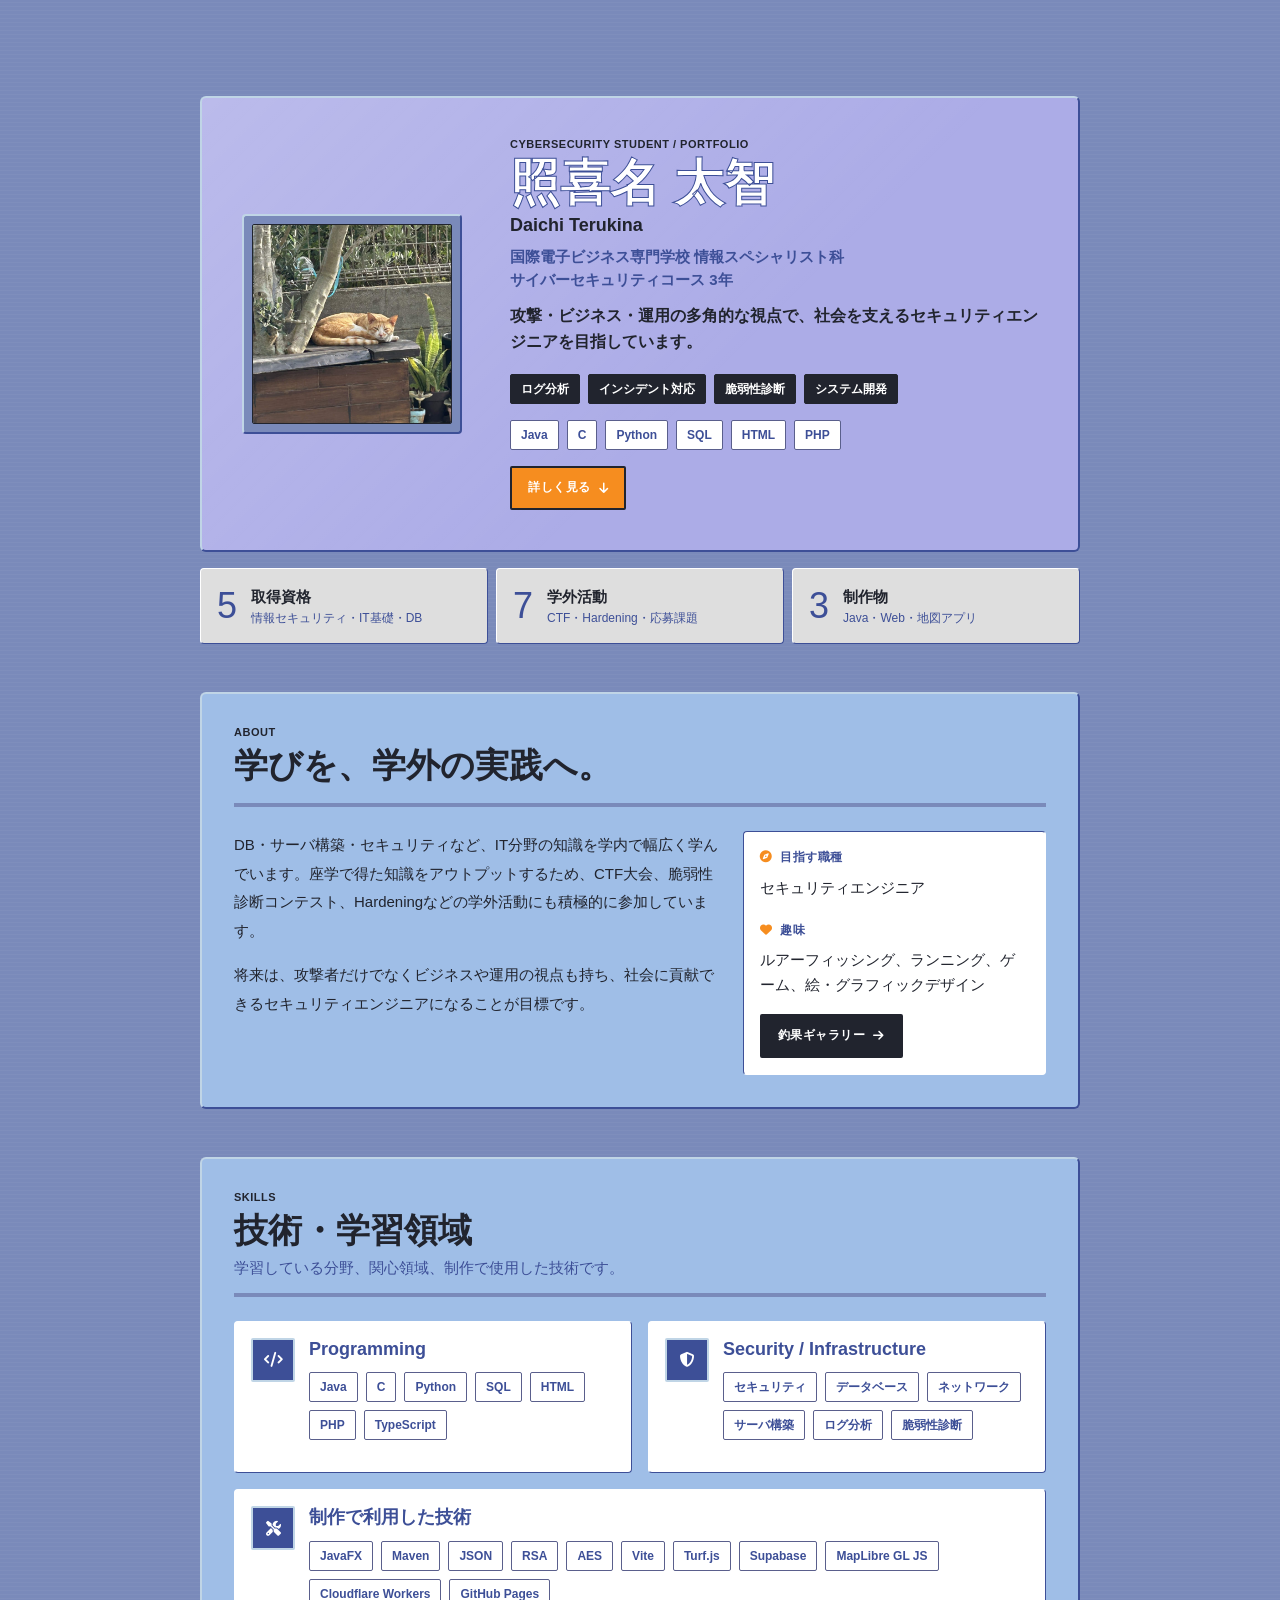
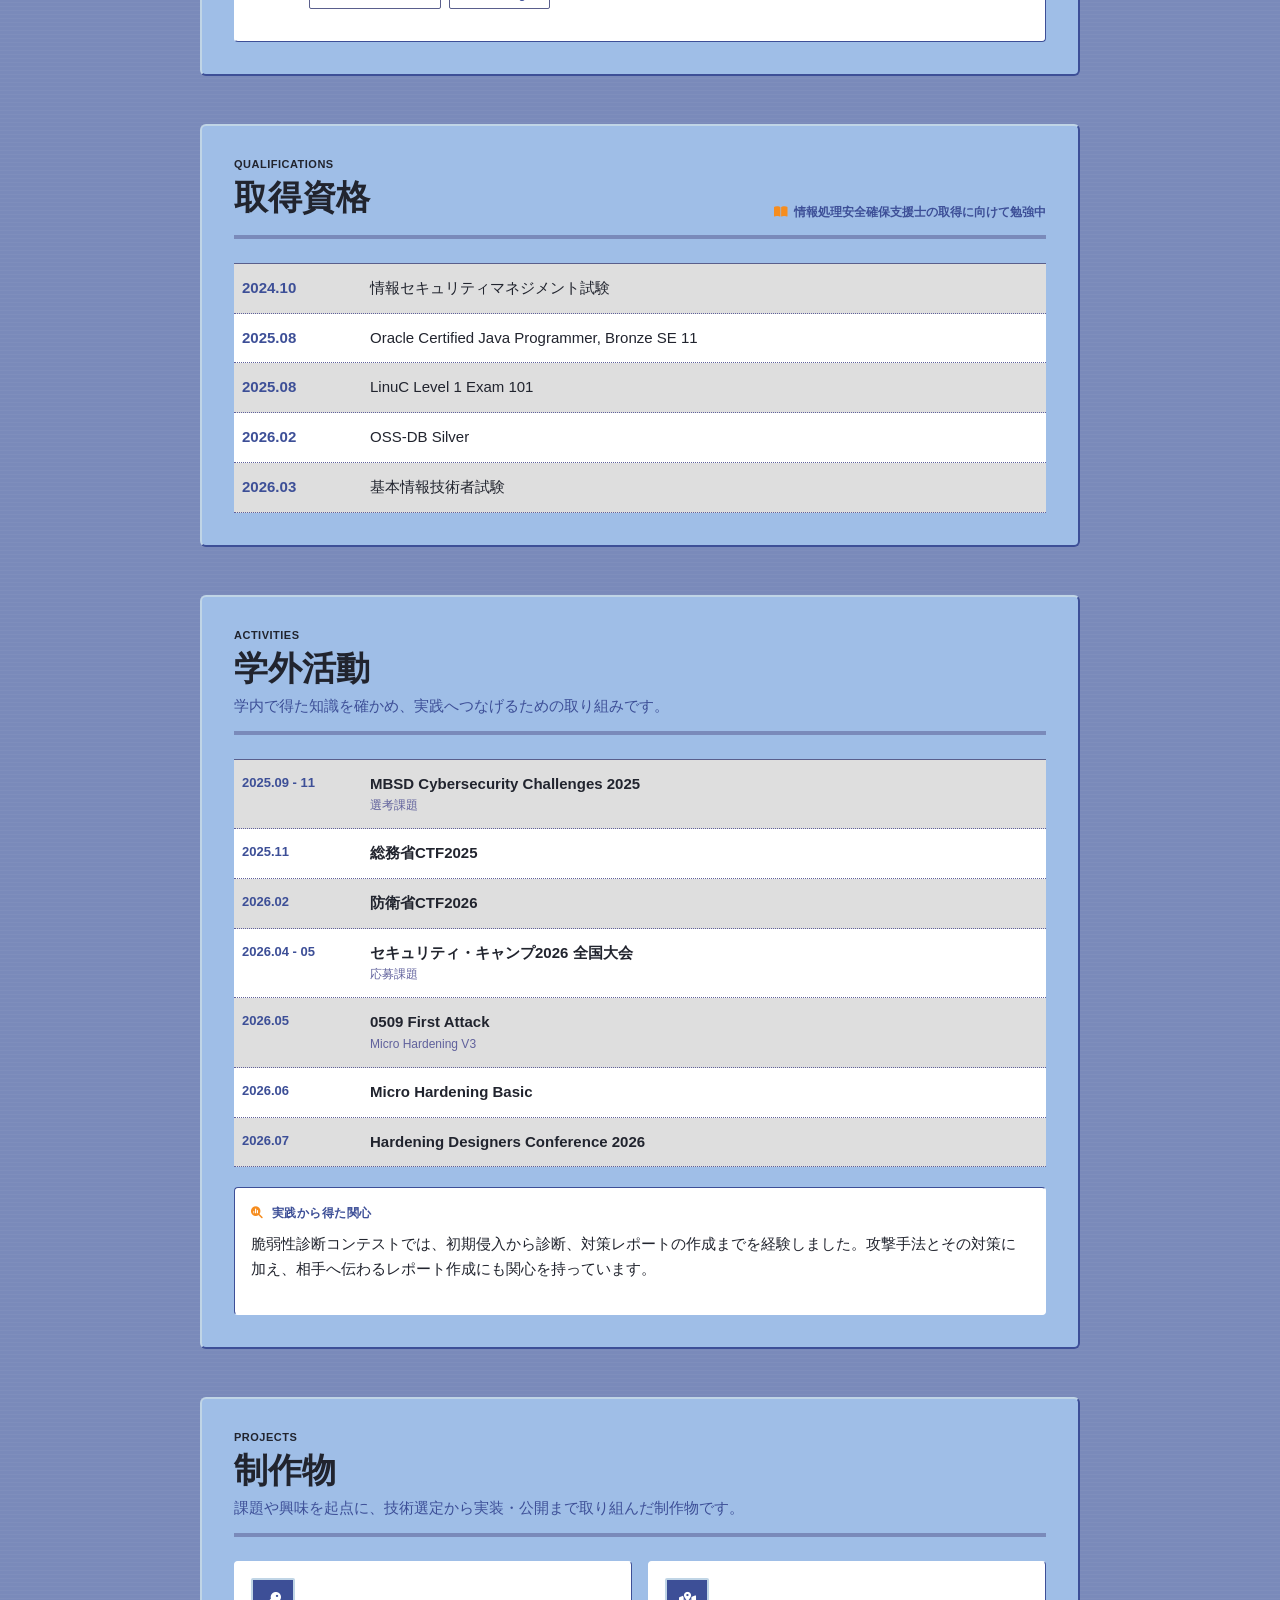
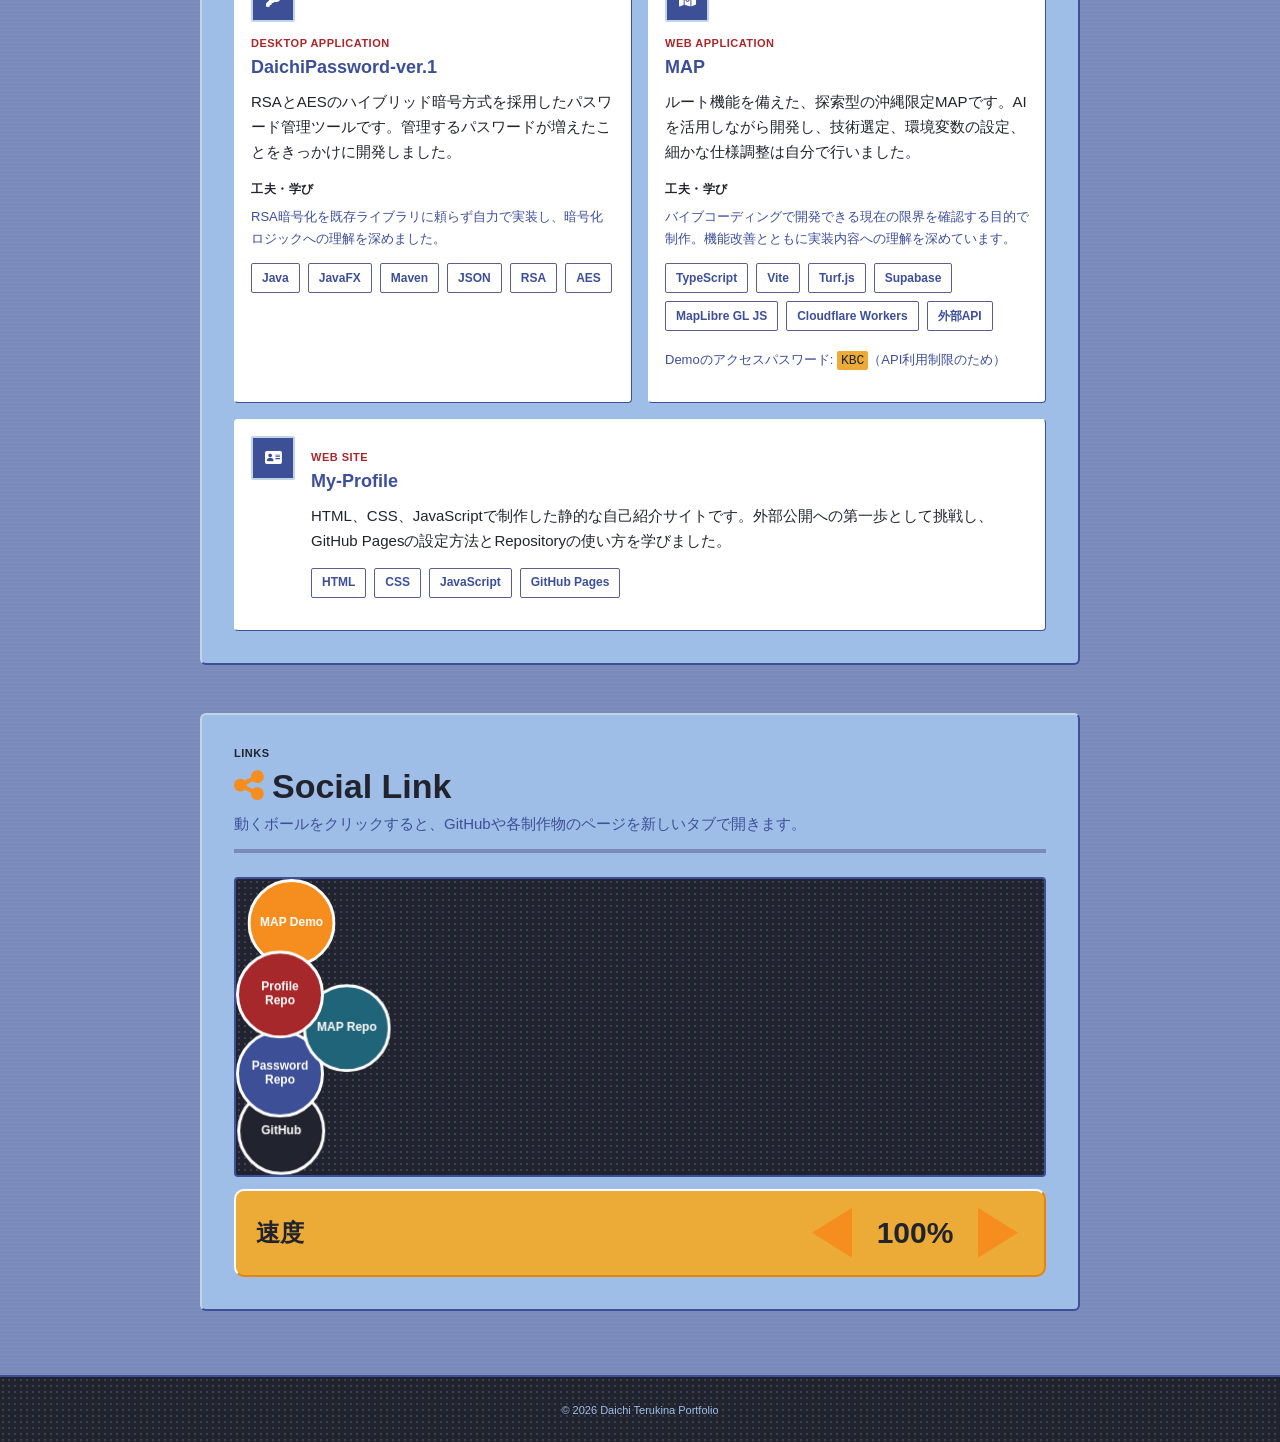
<file: index.html>
<!DOCTYPE html>
<html lang="ja">
<head>
    <meta charset="UTF-8">
    <meta name="viewport" content="width=device-width, initial-scale=1.0">
    <meta name="description" content="照喜名太智の自己紹介兼ポートフォリオ。サイバーセキュリティを学び、CTFやHardening、システム開発に取り組んでいます。">
    <title>照喜名 太智 | Portfolio</title>
    <link rel="stylesheet" href="https://cdnjs.cloudflare.com/ajax/libs/font-awesome/6.5.1/css/all.min.css">
    <link rel="stylesheet" href="css/style.css">
</head>
<body id="top">
    <a class="skip-link" href="#main-content">本文へ移動</a>

    <main id="main-content">
        <section class="site-shell hero-section" aria-labelledby="hero-title">
            <div class="hardware-panel hero-panel">
                <div class="hero-layout">
                    <div class="profile-frame">
                        <img src="image/cat.jpg" alt="照喜名太智のプロフィールアイコン" class="profile-image">
                    </div>
                    <div class="hero-content">
                        <p class="section-kicker">Cybersecurity Student / Portfolio</p>
                        <h1 class="hero-title" id="hero-title">照喜名 太智 <span>Daichi Terukina</span></h1>
                        <p class="hero-affiliation">国際電子ビジネス専門学校 情報スペシャリスト科<br>サイバーセキュリティコース 3年</p>
                        <p class="hero-lead">攻撃・ビジネス・運用の多角的な視点で、社会を支えるセキュリティエンジニアを目指しています。</p>

                        <div class="tag-list" aria-label="主な関心分野">
                            <span class="focus-tag">ログ分析</span>
                            <span class="focus-tag">インシデント対応</span>
                            <span class="focus-tag">脆弱性診断</span>
                            <span class="focus-tag">システム開発</span>
                        </div>
                        <div class="tag-list" aria-label="主なプログラミング言語">
                            <span class="tech-chip">Java</span><span class="tech-chip">C</span><span class="tech-chip">Python</span><span class="tech-chip">SQL</span><span class="tech-chip">HTML</span><span class="tech-chip">PHP</span>
                        </div>
                        <a href="#about" class="action-button action-button-primary">詳しく見る <i class="fa-solid fa-arrow-down" aria-hidden="true"></i></a>
                    </div>
                </div>
            </div>

            <div class="metric-grid" aria-label="ポートフォリオ概要">
                <div class="metric-card"><span class="metric-number">5</span><div><strong>取得資格</strong><span>情報セキュリティ・IT基礎・DB</span></div></div>
                <div class="metric-card"><span class="metric-number">7</span><div><strong>学外活動</strong><span>CTF・Hardening・応募課題</span></div></div>
                <div class="metric-card"><span class="metric-number">3</span><div><strong>制作物</strong><span>Java・Web・地図アプリ</span></div></div>
            </div>
        </section>

        <section class="site-shell section-gap" id="about" aria-labelledby="about-title">
            <div class="hardware-panel content-panel">
                <div class="panel-heading"><p class="section-kicker">About</p><h2 id="about-title">学びを、学外の実践へ。</h2></div>
                <div class="about-grid">
                    <div>
                        <p class="body-copy">DB・サーバ構築・セキュリティなど、IT分野の知識を学内で幅広く学んでいます。座学で得た知識をアウトプットするため、CTF大会、脆弱性診断コンテスト、Hardeningなどの学外活動にも積極的に参加しています。</p>
                        <p class="body-copy">将来は、攻撃者だけでなくビジネスや運用の視点も持ち、社会に貢献できるセキュリティエンジニアになることが目標です。</p>
                    </div>
                    <aside class="inset-panel" aria-label="目標と趣味">
                        <h3><i class="fa-solid fa-compass" aria-hidden="true"></i>目指す職種</h3>
                        <p>セキュリティエンジニア</p>
                        <h3><i class="fa-solid fa-heart" aria-hidden="true"></i>趣味</h3>
                        <p>ルアーフィッシング、ランニング、ゲーム、絵・グラフィックデザイン</p>
                        <a href="fish.html" class="action-button action-button-secondary">釣果ギャラリー <i class="fa-solid fa-arrow-right" aria-hidden="true"></i></a>
                    </aside>
                </div>
            </div>
        </section>

        <section class="site-shell section-gap" id="skills" aria-labelledby="skills-title">
            <div class="hardware-panel content-panel">
                <div class="panel-heading"><p class="section-kicker">Skills</p><h2 id="skills-title">技術・学習領域</h2><p>学習している分野、関心領域、制作で使用した技術です。</p></div>
                <div class="skills-grid">
                    <article class="module-panel">
                        <div class="module-icon"><i class="fa-solid fa-code" aria-hidden="true"></i></div>
                        <div><h3>Programming</h3><div class="tag-list"><span class="tech-chip">Java</span><span class="tech-chip">C</span><span class="tech-chip">Python</span><span class="tech-chip">SQL</span><span class="tech-chip">HTML</span><span class="tech-chip">PHP</span><span class="tech-chip">TypeScript</span></div></div>
                    </article>
                    <article class="module-panel">
                        <div class="module-icon"><i class="fa-solid fa-shield-halved" aria-hidden="true"></i></div>
                        <div><h3>Security / Infrastructure</h3><div class="tag-list"><span class="tech-chip">セキュリティ</span><span class="tech-chip">データベース</span><span class="tech-chip">ネットワーク</span><span class="tech-chip">サーバ構築</span><span class="tech-chip">ログ分析</span><span class="tech-chip">脆弱性診断</span></div></div>
                    </article>
                    <article class="module-panel module-panel-wide">
                        <div class="module-icon"><i class="fa-solid fa-screwdriver-wrench" aria-hidden="true"></i></div>
                        <div><h3>制作で利用した技術</h3><div class="tag-list"><span class="tech-chip">JavaFX</span><span class="tech-chip">Maven</span><span class="tech-chip">JSON</span><span class="tech-chip">RSA</span><span class="tech-chip">AES</span><span class="tech-chip">Vite</span><span class="tech-chip">Turf.js</span><span class="tech-chip">Supabase</span><span class="tech-chip">MapLibre GL JS</span><span class="tech-chip">Cloudflare Workers</span><span class="tech-chip">GitHub Pages</span></div></div>
                    </article>
                </div>
            </div>
        </section>

        <section class="site-shell section-gap" id="qualifications" aria-labelledby="qualifications-title">
            <div class="hardware-panel content-panel">
                <div class="panel-heading panel-heading-split"><div><p class="section-kicker">Qualifications</p><h2 id="qualifications-title">取得資格</h2></div><p class="study-note"><i class="fa-solid fa-book-open" aria-hidden="true"></i>情報処理安全確保支援士の取得に向けて勉強中</p></div>
                <div class="qualification-list">
                    <div class="qualification-item"><time datetime="2024-10">2024.10</time><span>情報セキュリティマネジメント試験</span></div>
                    <div class="qualification-item"><time datetime="2025-08">2025.08</time><span>Oracle Certified Java Programmer, Bronze SE 11</span></div>
                    <div class="qualification-item"><time datetime="2025-08">2025.08</time><span>LinuC Level 1 Exam 101</span></div>
                    <div class="qualification-item"><time datetime="2026-02">2026.02</time><span>OSS-DB Silver</span></div>
                    <div class="qualification-item"><time datetime="2026-03">2026.03</time><span>基本情報技術者試験</span></div>
                </div>
            </div>
        </section>

        <section class="site-shell section-gap" id="activities" aria-labelledby="activities-title">
            <div class="hardware-panel content-panel">
                <div class="panel-heading"><p class="section-kicker">Activities</p><h2 id="activities-title">学外活動</h2><p>学内で得た知識を確かめ、実践へつなげるための取り組みです。</p></div>
                <ol class="activity-timeline">
                    <li><time datetime="2025-09">2025.09 - 11</time><div><strong>MBSD Cybersecurity Challenges 2025</strong><span>選考課題</span></div></li>
                    <li><time datetime="2025-11">2025.11</time><div><strong>総務省CTF2025</strong></div></li>
                    <li><time datetime="2026-02">2026.02</time><div><strong>防衛省CTF2026</strong></div></li>
                    <li><time datetime="2026-04">2026.04 - 05</time><div><strong>セキュリティ・キャンプ2026 全国大会</strong><span>応募課題</span></div></li>
                    <li><time datetime="2026-05">2026.05</time><div><strong>0509 First Attack</strong><span>Micro Hardening V3</span></div></li>
                    <li><time datetime="2026-06">2026.06</time><div><strong>Micro Hardening Basic</strong></div></li>
                    <li><time datetime="2026-07">2026.07</time><div><strong>Hardening Designers Conference 2026</strong></div></li>
                </ol>
                <div class="inset-panel activity-note"><h3><i class="fa-solid fa-magnifying-glass-chart" aria-hidden="true"></i>実践から得た関心</h3><p>脆弱性診断コンテストでは、初期侵入から診断、対策レポートの作成までを経験しました。攻撃手法とその対策に加え、相手へ伝わるレポート作成にも関心を持っています。</p></div>
            </div>
        </section>

        <section class="site-shell section-gap" id="projects" aria-labelledby="projects-title">
            <div class="hardware-panel content-panel">
                <div class="panel-heading"><p class="section-kicker">Projects</p><h2 id="projects-title">制作物</h2><p>課題や興味を起点に、技術選定から実装・公開まで取り組んだ制作物です。</p></div>
                <div class="project-grid">
                    <article class="project-card">
                        <div class="module-icon"><i class="fa-solid fa-key" aria-hidden="true"></i></div><p class="project-type">Desktop Application</p><h3>DaichiPassword-ver.1</h3>
                        <p>RSAとAESのハイブリッド暗号方式を採用したパスワード管理ツールです。管理するパスワードが増えたことをきっかけに開発しました。</p>
                        <h4>工夫・学び</h4><p class="small-copy">RSA暗号化を既存ライブラリに頼らず自力で実装し、暗号化ロジックへの理解を深めました。</p>
                        <div class="tag-list" aria-label="使用技術"><span class="tech-chip">Java</span><span class="tech-chip">JavaFX</span><span class="tech-chip">Maven</span><span class="tech-chip">JSON</span><span class="tech-chip">RSA</span><span class="tech-chip">AES</span></div>
                    </article>
                    <article class="project-card">
                        <div class="module-icon"><i class="fa-solid fa-map-location-dot" aria-hidden="true"></i></div><p class="project-type">Web Application</p><h3>MAP</h3>
                        <p>ルート機能を備えた、探索型の沖縄限定MAPです。AIを活用しながら開発し、技術選定、環境変数の設定、細かな仕様調整は自分で行いました。</p>
                        <h4>工夫・学び</h4><p class="small-copy">バイブコーディングで開発できる現在の限界を確認する目的で制作。機能改善とともに実装内容への理解を深めています。</p>
                        <div class="tag-list" aria-label="使用技術"><span class="tech-chip">TypeScript</span><span class="tech-chip">Vite</span><span class="tech-chip">Turf.js</span><span class="tech-chip">Supabase</span><span class="tech-chip">MapLibre GL JS</span><span class="tech-chip">Cloudflare Workers</span><span class="tech-chip">外部API</span></div>
                        <p class="small-copy access-note">Demoのアクセスパスワード: <code>KBC</code>（API利用制限のため）</p>
                    </article>
                    <article class="project-card project-card-wide">
                        <div class="module-icon"><i class="fa-solid fa-address-card" aria-hidden="true"></i></div><div><p class="project-type">Web Site</p><h3>My-Profile</h3><p>HTML、CSS、JavaScriptで制作した静的な自己紹介サイトです。外部公開への第一歩として挑戦し、GitHub Pagesの設定方法とRepositoryの使い方を学びました。</p><div class="tag-list" aria-label="使用技術"><span class="tech-chip">HTML</span><span class="tech-chip">CSS</span><span class="tech-chip">JavaScript</span><span class="tech-chip">GitHub Pages</span></div></div>
                    </article>
                </div>
            </div>
        </section>

        <section class="site-shell section-gap final-section" id="links" aria-labelledby="links-title">
            <div class="hardware-panel content-panel">
                <div class="panel-heading"><p class="section-kicker">Links</p><h2 id="links-title"><i class="fa-solid fa-share-nodes" aria-hidden="true"></i>Social Link</h2><p>動くボールをクリックすると、GitHubや各制作物のページを新しいタブで開きます。</p></div>
                <div class="social-ball-area" id="socialBallArea" aria-label="外部リンク一覧"></div>
                <div class="social-controls" role="group" aria-labelledby="socialSpeedLabel">
                    <span class="social-speed-label" id="socialSpeedLabel">速度</span>
                    <div class="speed-selector">
                        <button class="speed-button" id="speedDown" type="button" aria-label="ボールの速度を25%下げる"><span class="speed-arrow speed-arrow-left" aria-hidden="true"></span></button>
                        <output class="speed-output" id="socialSpeedValue" aria-live="polite">100%</output>
                        <button class="speed-button" id="speedUp" type="button" aria-label="ボールの速度を25%上げる"><span class="speed-arrow speed-arrow-right" aria-hidden="true"></span></button>
                    </div>
                </div>
            </div>
        </section>
    </main>

    <footer class="footer-bar"><p>© 2026 Daichi Terukina Portfolio</p></footer>
    <script src="js/social-links.js"></script>
</body>
</html>
</file>
<file: css/style.css>
:root {
    --primary: #e60012;
    --signal: #f68d1f;
    --amber: #ecab37;
    --nav-gold: #e48600;
    --canvas: #7a8aba;
    --canvas-soft: #9fbee7;
    --lavender: #acace7;
    --ice: #c0d5e6;
    --periwinkle: #8ba1d4;
    --chrome-indigo: #3d4f97;
    --muted-indigo: #60619c;
    --platinum: #dedede;
    --surface: #ffffff;
    --carbon: #21242e;
    --hairline: #5a5f8c;
    --systems-teal: #206479;
    --games-red: #a7282b;
    --space-sm: 8px;
    --space-md: 12px;
    --space-lg: 16px;
    --space-xl: 24px;
    --space-xxl: 32px;
    --space-section: 48px;
}

*,
*::before,
*::after {
    box-sizing: border-box;
}

html {
    scroll-behavior: smooth;
}

body {
    margin: 0;
    overflow-x: hidden;
    color: var(--carbon);
    background-color: var(--canvas);
    background-image: repeating-linear-gradient(0deg, rgba(255,255,255,0.035) 0, rgba(255,255,255,0.035) 1px, transparent 1px, transparent 4px);
    font-family: Arial, Helvetica, sans-serif;
    font-size: 15px;
    line-height: 1.65;
}

img {
    display: block;
    max-width: 100%;
}

button {
    font: inherit;
}

a:focus-visible,
button:focus-visible,
[tabindex]:focus-visible {
    outline: 3px solid var(--signal);
    outline-offset: 3px;
}

.skip-link {
    position: fixed;
    top: 0;
    left: 16px;
    z-index: 1000;
    padding: 10px 14px;
    color: var(--surface);
    background: var(--carbon);
    transform: translateY(-120%);
}

.skip-link:focus {
    transform: translateY(0);
}

main {
    padding-top: clamp(64px, 9vw, 96px);
}

.site-shell {
    width: min(880px, calc(100% - 32px));
    margin-inline: auto;
}

.hero-section {
    padding-bottom: var(--space-xl);
}

.section-gap {
    padding-block: var(--space-xl);
}

.final-section {
    padding-bottom: 64px;
}

.hardware-panel {
    background: var(--canvas-soft);
    border-top: 2px solid var(--ice);
    border-left: 2px solid var(--ice);
    border-right: 2px solid var(--chrome-indigo);
    border-bottom: 2px solid var(--chrome-indigo);
    border-radius: 6px;
}

.hero-panel {
    padding: clamp(24px, 5vw, 40px);
    color: var(--carbon);
    background-color: var(--lavender);
    background-image: linear-gradient(135deg, rgba(255,255,255,0.18), transparent 60%);
}

.hero-layout {
    display: grid;
    grid-template-columns: 220px minmax(0, 1fr);
    gap: clamp(24px, 5vw, 48px);
    align-items: center;
}

.profile-frame {
    padding: 8px;
    background: var(--canvas);
    border-top: 2px solid var(--ice);
    border-left: 2px solid var(--ice);
    border-right: 2px solid var(--chrome-indigo);
    border-bottom: 2px solid var(--chrome-indigo);
    border-radius: 4px;
}

.profile-image {
    width: 100%;
    aspect-ratio: 1;
    object-fit: cover;
    border: 1px solid var(--carbon);
    border-radius: 2px;
}

.section-kicker {
    width: fit-content;
    margin: 0 0 8px;
    color: var(--carbon);
    font-size: 11px;
    font-weight: 700;
    line-height: 1.1;
    letter-spacing: 0.5px;
    text-transform: uppercase;
}

.hero-title {
    margin: 0 0 12px;
    color: var(--surface);
    font-family: "Arial Black", Arial, sans-serif;
    font-size: clamp(34px, 6vw, 50px);
    font-weight: 900;
    line-height: 1;
    -webkit-text-stroke: 1px var(--chrome-indigo);
}

.hero-title span {
    display: block;
    margin-top: 8px;
    color: var(--carbon);
    font-family: Arial, Helvetica, sans-serif;
    font-size: 18px;
    font-weight: 700;
    -webkit-text-stroke: 0;
}

.hero-affiliation {
    margin: 0 0 12px;
    color: var(--chrome-indigo);
    font-weight: 700;
    line-height: 1.5;
}

.hero-lead {
    margin: 0 0 20px;
    font-size: 16px;
    font-weight: 700;
    line-height: 1.6;
}

.tag-list {
    display: flex;
    flex-wrap: wrap;
    gap: 8px;
    margin: 0 0 16px;
}

.focus-tag,
.tech-chip {
    display: inline-flex;
    align-items: center;
    min-height: 30px;
    padding: 5px 10px;
    border-radius: 2px;
    font-size: 12px;
    font-weight: 700;
    line-height: 1.2;
    overflow-wrap: anywhere;
}

.focus-tag {
    color: var(--surface);
    background: var(--carbon);
    border: 1px solid var(--carbon);
}

.tech-chip {
    color: var(--chrome-indigo);
    background: var(--surface);
    border: 1px solid var(--hairline);
}

.action-button {
    display: inline-flex;
    align-items: center;
    justify-content: center;
    gap: 8px;
    min-height: 44px;
    padding: 10px 16px;
    border: 2px solid var(--carbon);
    border-radius: 2px;
    font-size: 12px;
    font-weight: 700;
    letter-spacing: 0.5px;
    text-decoration: none;
    text-transform: uppercase;
}

.action-button-primary {
    color: var(--surface);
    background: var(--signal);
}

.action-button-secondary {
    color: var(--surface);
    background: var(--carbon);
}

.action-button:hover {
    border-color: var(--surface);
}

.metric-grid {
    display: grid;
    grid-template-columns: repeat(3, 1fr);
    gap: 8px;
    margin-top: 16px;
}

.metric-card {
    display: flex;
    align-items: center;
    gap: 14px;
    min-width: 0;
    padding: 16px;
    background: var(--platinum);
    border-top: 1px solid var(--surface);
    border-left: 1px solid var(--surface);
    border-right: 1px solid var(--chrome-indigo);
    border-bottom: 1px solid var(--chrome-indigo);
    border-radius: 4px;
}

.metric-card strong,
.metric-card span {
    display: block;
}

.metric-card div > span {
    color: var(--chrome-indigo);
    font-size: 12px;
    line-height: 1.4;
}

.metric-number {
    color: var(--chrome-indigo);
    font-family: "Arial Black", Arial, sans-serif;
    font-size: 36px;
    line-height: 1;
}

.content-panel {
    padding: clamp(20px, 4vw, 32px);
}

.panel-heading {
    margin-bottom: 24px;
    padding-bottom: 12px;
    border-bottom: 4px solid var(--canvas);
}

.panel-heading h2 {
    margin: 0 0 6px;
    color: var(--carbon);
    font-family: "Arial Black", Arial, sans-serif;
    font-size: clamp(25px, 4vw, 34px);
    line-height: 1.15;
}

.panel-heading h2 i {
    margin-right: 8px;
    color: var(--signal);
}

.panel-heading p:not(.section-kicker) {
    margin: 0;
    color: var(--chrome-indigo);
}

.panel-heading-split {
    display: flex;
    align-items: end;
    justify-content: space-between;
    gap: 24px;
}

.study-note {
    max-width: 330px;
    font-size: 12px;
    font-weight: 700;
}

.study-note i {
    margin-right: 6px;
    color: var(--signal);
}

.about-grid {
    display: grid;
    grid-template-columns: minmax(0, 1.6fr) minmax(260px, 1fr);
    gap: 24px;
}

.body-copy {
    margin: 0 0 16px;
    line-height: 1.9;
}

.inset-panel {
    padding: 16px;
    background: var(--surface);
    border-top: 1px solid var(--chrome-indigo);
    border-left: 1px solid var(--chrome-indigo);
    border-right: 1px solid var(--surface);
    border-bottom: 1px solid var(--surface);
    border-radius: 4px;
}

.inset-panel h3 {
    margin: 0 0 8px;
    color: var(--chrome-indigo);
    font-size: 12px;
    letter-spacing: 0.5px;
    text-transform: uppercase;
}

.inset-panel h3:not(:first-child) {
    margin-top: 20px;
}

.inset-panel h3 i {
    margin-right: 8px;
    color: var(--signal);
}

.inset-panel p {
    margin: 0 0 16px;
}

.skills-grid,
.project-grid {
    display: grid;
    grid-template-columns: repeat(2, minmax(0, 1fr));
    gap: 16px;
}

.module-panel,
.project-card {
    min-width: 0;
    padding: 16px;
    background: var(--surface);
    border-top: 1px solid var(--surface);
    border-left: 1px solid var(--surface);
    border-right: 1px solid var(--chrome-indigo);
    border-bottom: 1px solid var(--chrome-indigo);
    border-radius: 4px;
}

.module-panel {
    display: flex;
    gap: 14px;
}

.module-panel-wide,
.project-card-wide {
    grid-column: 1 / -1;
}

.module-panel h3,
.project-card h3 {
    margin: 0 0 12px;
    color: var(--chrome-indigo);
    font-size: 18px;
    line-height: 1.25;
}

.module-icon {
    display: grid;
    flex: 0 0 auto;
    width: 44px;
    height: 44px;
    place-items: center;
    color: var(--surface);
    background: var(--chrome-indigo);
    border: 2px solid var(--ice);
    border-radius: 2px;
}

.qualification-list {
    border-top: 1px solid var(--hairline);
}

.qualification-item {
    display: grid;
    grid-template-columns: 112px 1fr;
    gap: 16px;
    padding: 12px 8px;
    background: var(--platinum);
    border-bottom: 1px dotted var(--muted-indigo);
}

.qualification-item:nth-child(even) {
    background: var(--surface);
}

.qualification-item time {
    color: var(--chrome-indigo);
    font-weight: 700;
}

.activity-timeline {
    margin: 0;
    padding: 0;
    list-style: none;
    border-top: 1px solid var(--hairline);
}

.activity-timeline li {
    display: grid;
    grid-template-columns: 112px 1fr;
    gap: 16px;
    padding: 12px 8px;
    background: var(--platinum);
    border-bottom: 1px dotted var(--muted-indigo);
}

.activity-timeline li:nth-child(even) {
    background: var(--surface);
}

.activity-timeline time {
    color: var(--chrome-indigo);
    font-size: 13px;
    font-weight: 700;
}

.activity-timeline span {
    display: block;
    color: var(--muted-indigo);
    font-size: 12px;
}

.activity-note {
    margin-top: 20px;
}

.project-card p {
    margin: 0 0 14px;
}

.project-card h4 {
    margin: 16px 0 6px;
    color: var(--carbon);
    font-size: 12px;
    letter-spacing: 0.5px;
    text-transform: uppercase;
}

.project-type {
    margin: 12px 0 4px !important;
    color: var(--games-red);
    font-size: 11px;
    font-weight: 700;
    letter-spacing: 0.5px;
    text-transform: uppercase;
}

.small-copy {
    color: var(--chrome-indigo);
    font-size: 13px;
}

.access-note {
    margin-top: 18px !important;
}

code {
    padding: 2px 4px;
    color: var(--carbon);
    background: var(--amber);
    border-radius: 2px;
}

.project-card-wide {
    display: grid;
    grid-template-columns: 44px minmax(0, 1fr);
    gap: 16px;
    align-items: start;
}

.social-controls {
    display: grid;
    grid-template-columns: minmax(80px, 1fr) auto;
    gap: 24px;
    align-items: center;
    margin-top: 12px;
    padding: 14px 20px;
    color: var(--carbon);
    background: var(--amber);
    border-top: 2px solid var(--surface);
    border-left: 2px solid var(--surface);
    border-right: 2px solid var(--nav-gold);
    border-bottom: 2px solid var(--nav-gold);
    border-radius: 10px;
}

.social-speed-label {
    font-family: "Arial Black", Arial, sans-serif;
    font-size: clamp(18px, 3vw, 24px);
    font-weight: 900;
    line-height: 1;
}

.speed-selector {
    display: flex;
    gap: clamp(8px, 2vw, 18px);
    align-items: center;
}

.speed-output {
    min-width: 78px;
    color: var(--carbon);
    font-family: "Arial Black", Arial, sans-serif;
    font-size: clamp(22px, 4vw, 30px);
    font-weight: 900;
    line-height: 1;
    text-align: center;
}

.speed-button {
    display: grid;
    width: 52px;
    height: 56px;
    padding: 0;
    place-items: center;
    background: transparent;
    border: 0;
    border-radius: 4px;
    cursor: pointer;
}

.speed-arrow {
    display: block;
    width: 40px;
    height: 50px;
    background: var(--signal);
}

.speed-arrow-left {
    clip-path: polygon(100% 0, 100% 100%, 0 50%);
}

.speed-arrow-right {
    clip-path: polygon(0 0, 100% 50%, 0 100%);
}

.speed-button:hover .speed-arrow,
.speed-button:focus-visible .speed-arrow {
    background: var(--nav-gold);
}

.speed-button:disabled {
    cursor: not-allowed;
}

.speed-button:disabled .speed-arrow {
    background: var(--muted-indigo);
}

.social-ball-area {
    position: relative;
    width: 100%;
    height: 300px;
    overflow: hidden;
    background-color: var(--carbon);
    background-image: radial-gradient(rgba(159,190,231,0.2) 1px, transparent 1px);
    background-size: 6px 6px;
    border: 2px solid var(--chrome-indigo);
    border-radius: 4px;
}

.social-ball {
    position: absolute;
    top: 0;
    left: 0;
    display: grid;
    place-items: center;
    width: var(--ball-size);
    height: var(--ball-size);
    padding: 8px;
    color: var(--ball-text);
    background: var(--ball-color);
    border: 3px solid var(--surface);
    border-radius: 50%;
    font-size: 12px;
    font-weight: 700;
    line-height: 1.15;
    text-align: center;
    text-decoration: none;
    overflow-wrap: anywhere;
    user-select: none;
    will-change: transform;
}

.social-ball:hover,
.social-ball:focus-visible {
    z-index: 2;
    color: var(--ball-text);
    border-color: var(--signal);
}

.footer-bar {
    padding: 24px 16px;
    color: var(--canvas-soft);
    background-color: var(--carbon);
    background-image: radial-gradient(rgba(159,190,231,0.18) 1px, transparent 1px);
    background-size: 6px 6px;
    border-top: 2px solid var(--chrome-indigo);
    text-align: center;
}

.footer-bar p {
    margin: 0;
    font-size: 11px;
}

/* Fishing gallery */
.gallery-page {
    padding-bottom: 64px;
}

.gallery-panel {
    padding: clamp(20px, 4vw, 32px);
}

.gallery-intro {
    margin-bottom: 24px;
    padding-bottom: 16px;
    border-bottom: 4px solid var(--canvas);
    text-align: center;
}

.gallery-intro h1 {
    margin: 0 0 10px;
    color: var(--carbon);
    font-family: "Arial Black", Arial, sans-serif;
    font-size: clamp(28px, 5vw, 40px);
    line-height: 1.1;
}

.gallery-intro h1 i {
    margin-right: 8px;
    color: var(--signal);
}

.gallery-intro p {
    margin: 0;
    color: var(--chrome-indigo);
}

.gallery-grid {
    display: grid;
    grid-template-columns: repeat(5, minmax(0, 1fr));
    gap: 8px;
}

.gallery-item {
    display: block;
    padding: 0;
    overflow: hidden;
    background: var(--carbon);
    border: 2px solid var(--chrome-indigo);
    border-radius: 2px;
    cursor: pointer;
}

.gallery-item:hover,
.gallery-item:focus-visible {
    border-color: var(--signal);
}

.fish-img {
    width: 100%;
    aspect-ratio: 1;
    object-fit: cover;
    transition: transform 0.2s ease;
}

.gallery-item:hover .fish-img,
.gallery-item:focus-visible .fish-img {
    transform: scale(1.04);
}

.gallery-actions {
    display: flex;
    flex-wrap: wrap;
    justify-content: center;
    gap: 8px;
    margin-top: 32px;
}

.image-dialog {
    width: min(900px, calc(100% - 32px));
    max-width: none;
    padding: 12px;
    background: var(--carbon);
    border: 2px solid var(--chrome-indigo);
    border-radius: 4px;
}

.image-dialog::backdrop {
    background: rgba(33, 36, 46, 0.86);
}

.dialog-close {
    position: absolute;
    top: 16px;
    right: 16px;
    z-index: 1;
    display: grid;
    width: 44px;
    height: 44px;
    place-items: center;
    color: var(--surface);
    background: var(--signal);
    border: 2px solid var(--surface);
    border-radius: 50%;
    cursor: pointer;
}

.dialog-image {
    width: 100%;
    max-height: 82vh;
    object-fit: contain;
}

@media (max-width: 720px) {
    main {
        padding-top: 56px;
    }

    .site-shell {
        width: min(100% - 24px, 880px);
    }

    .hero-layout,
    .about-grid,
    .skills-grid,
    .project-grid {
        grid-template-columns: 1fr;
    }

    .profile-frame {
        width: min(220px, 72vw);
        margin-inline: auto;
    }

    .hero-content {
        text-align: center;
    }

    .hero-content .section-kicker,
    .hero-content .tag-list {
        justify-content: center;
        margin-inline: auto;
    }

    .metric-grid {
        grid-template-columns: 1fr;
    }

    .panel-heading-split {
        display: block;
    }

    .study-note {
        margin-top: 12px !important;
    }

    .module-panel-wide,
    .project-card-wide {
        grid-column: auto;
    }

    .qualification-item,
    .activity-timeline li {
        grid-template-columns: 1fr;
        gap: 2px;
    }

    .project-card-wide {
        grid-template-columns: 44px minmax(0, 1fr);
    }

    .social-ball-area {
        height: 390px;
    }

    .gallery-grid {
        grid-template-columns: repeat(3, minmax(0, 1fr));
    }
}

@media (max-width: 420px) {
    .hero-panel,
    .content-panel,
    .gallery-panel {
        padding: 18px;
    }

    .hero-title {
        font-size: 32px;
    }

    .project-card-wide {
        grid-template-columns: 1fr;
    }

    .social-controls {
        gap: 8px;
        padding: 10px 12px;
    }

    .speed-selector {
        gap: 4px;
    }

    .speed-button {
        width: 42px;
        height: 48px;
    }

    .speed-arrow {
        width: 32px;
        height: 42px;
    }

    .speed-output {
        min-width: 62px;
    }
}

@media (prefers-reduced-motion: reduce) {
    html {
        scroll-behavior: auto;
    }

    *,
    *::before,
    *::after {
        scroll-behavior: auto !important;
        transition-duration: 0.01ms !important;
    }
}
</file>
